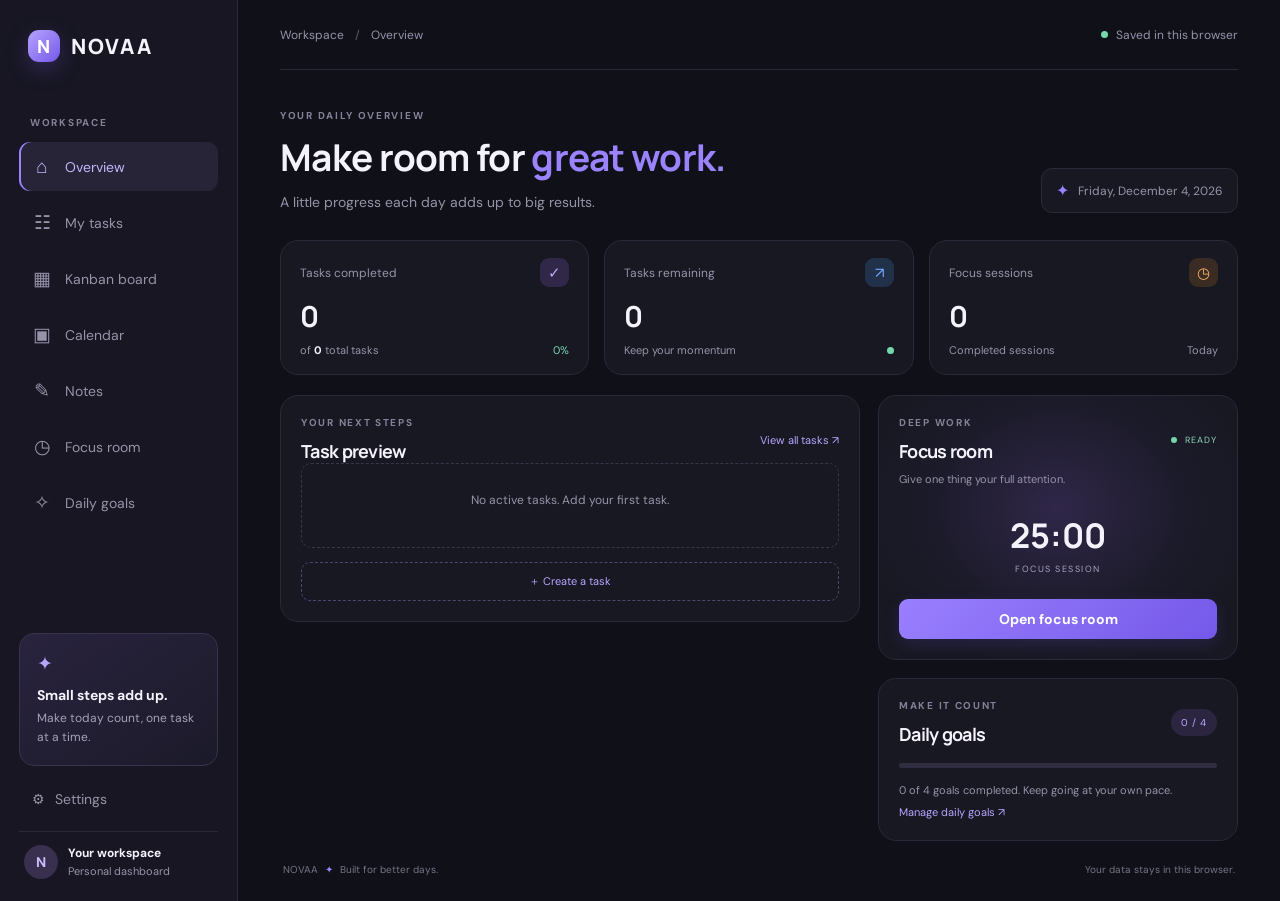
<file: index.html>
<!doctype html>
<html lang="en">
<head>
  <meta charset="UTF-8">
  <meta name="viewport" content="width=device-width, initial-scale=1.0">
  <meta name="theme-color" content="#101018">
  <title>Overview — NOVAA</title>
  <link rel="stylesheet" href="css/style.css">
  <script src="js/app.js" defer></script>
</head>
<body data-page="overview">
  <div class="app-shell">
    <aside class="sidebar">
    <a class="brand" href="index.html"><span class="brand-mark">N</span><span>NOVAA</span></a>
    <div class="side-label">WORKSPACE</div>
    <nav class="nav-links" aria-label="Main navigation">
      <a class="nav-link" data-nav="overview" href="index.html"><span class="nav-icon">⌂</span><span>Overview</span></a>
      <a class="nav-link" data-nav="tasks" href="tasks.html"><span class="nav-icon">☷</span><span>My tasks</span></a>
      <a class="nav-link" data-nav="kanban" href="kanban.html"><span class="nav-icon">▦</span><span>Kanban board</span></a>
      <a class="nav-link" data-nav="calendar" href="calendar.html"><span class="nav-icon">▣</span><span>Calendar</span></a>
      <a class="nav-link" data-nav="notes" href="notes.html"><span class="nav-icon">✎</span><span>Notes</span></a>
      <a class="nav-link" data-nav="focus" href="focus.html"><span class="nav-icon">◷</span><span>Focus room</span></a>
      <a class="nav-link" data-nav="goals" href="goals.html"><span class="nav-icon">✧</span><span>Daily goals</span></a>
    </nav>
    <div class="sidebar-bottom">
      <div class="sidebar-note"><span class="note-spark">✦</span><p class="note-title">Small steps add up.</p><p class="note-copy">Make today count, one task at a time.</p></div>
      <a class="settings-link" data-nav="settings" href="settings.html"><span>⚙</span> Settings</a>
      <div class="profile-row"><div class="avatar">N</div><div><strong>Your workspace</strong><small>Personal dashboard</small></div></div>
    </div>
  </aside>
    <main class="main-content">
      <header class="topbar">
        <div class="breadcrumb">Workspace <span>/</span> Overview</div>
        <div class="topbar-right"><span class="status-dot"></span><span>Saved in this browser</span></div>
      </header>
      <div class="page-content">
        <section class="welcome-section">
  <div><p class="eyebrow" id="todayLabel">YOUR DAILY OVERVIEW</p><h1>Make room for <span>great work.</span></h1><p class="welcome-copy">A little progress each day adds up to big results.</p></div>
  <div class="date-card"><span class="date-icon">✦</span><span id="date">Today</span></div>
</section>
<section class="stats-grid">
  <article class="stat-card"><div class="stat-top"><span>Tasks completed</span><span class="stat-icon purple">✓</span></div><div class="stat-number" id="completedCount">0</div><div class="stat-foot"><span class="stat-muted">of <b id="totalCount">0</b> total tasks</span><span class="stat-trend" id="completionRate">0%</span></div></article>
  <article class="stat-card"><div class="stat-top"><span>Tasks remaining</span><span class="stat-icon blue">↗</span></div><div class="stat-number" id="pendingCount">0</div><div class="stat-foot"><span class="stat-muted">Keep your momentum</span><span class="tiny-dot"></span></div></article>
  <article class="stat-card"><div class="stat-top"><span>Focus sessions</span><span class="stat-icon orange">◷</span></div><div class="stat-number" id="sessionCount">0</div><div class="stat-foot"><span class="stat-muted">Completed sessions</span><span class="stat-muted">Today</span></div></article>
</section>
<section class="content-grid">
  <section class="panel">
    <div class="panel-heading"><div><p class="eyebrow">YOUR NEXT STEPS</p><h2>Task preview</h2></div><a class="subtle-link" href="tasks.html">View all tasks ↗</a></div>
    <div id="dashboardTasks" class="task-list"><div class="empty-state">No tasks yet. Add your first task.</div></div>
    <a class="wide-link" href="tasks.html">＋ Create a task</a>
  </section>
  <div class="right-column">
    <section class="panel focus-panel">
      <div class="panel-heading"><div><p class="eyebrow">DEEP WORK</p><h2>Focus room</h2></div><span class="live-pill"><span></span> READY</span></div>
      <p class="panel-description">Give one thing your full attention.</p>
      <div class="mini-focus"><div class="mini-clock">25:00</div><span>FOCUS SESSION</span></div>
      <a class="primary-btn button-link" href="focus.html">Open focus room</a>
    </section>
    <section class="panel">
      <div class="panel-heading"><div><p class="eyebrow">MAKE IT COUNT</p><h2>Daily goals</h2></div><span class="goal-count" id="goalProgress">0 / 4</span></div>
      <div class="goal-progress-track"><div id="goalProgressBar"></div></div>
      <p class="panel-description" id="goalSummary">A few small wins make a good day.</p>
      <a class="subtle-link" href="goals.html">Manage daily goals ↗</a>
    </section>
  </div>
</section>
      </div>
      <footer class="footer"><span>NOVAA <span class="footer-dot">✦</span> Built for better days.</span><span>Your data stays in this browser.</span></footer>
    </main>
  </div>
  <div id="toast" class="toast" role="status" aria-live="polite"></div>
</body>
</html>
</file>
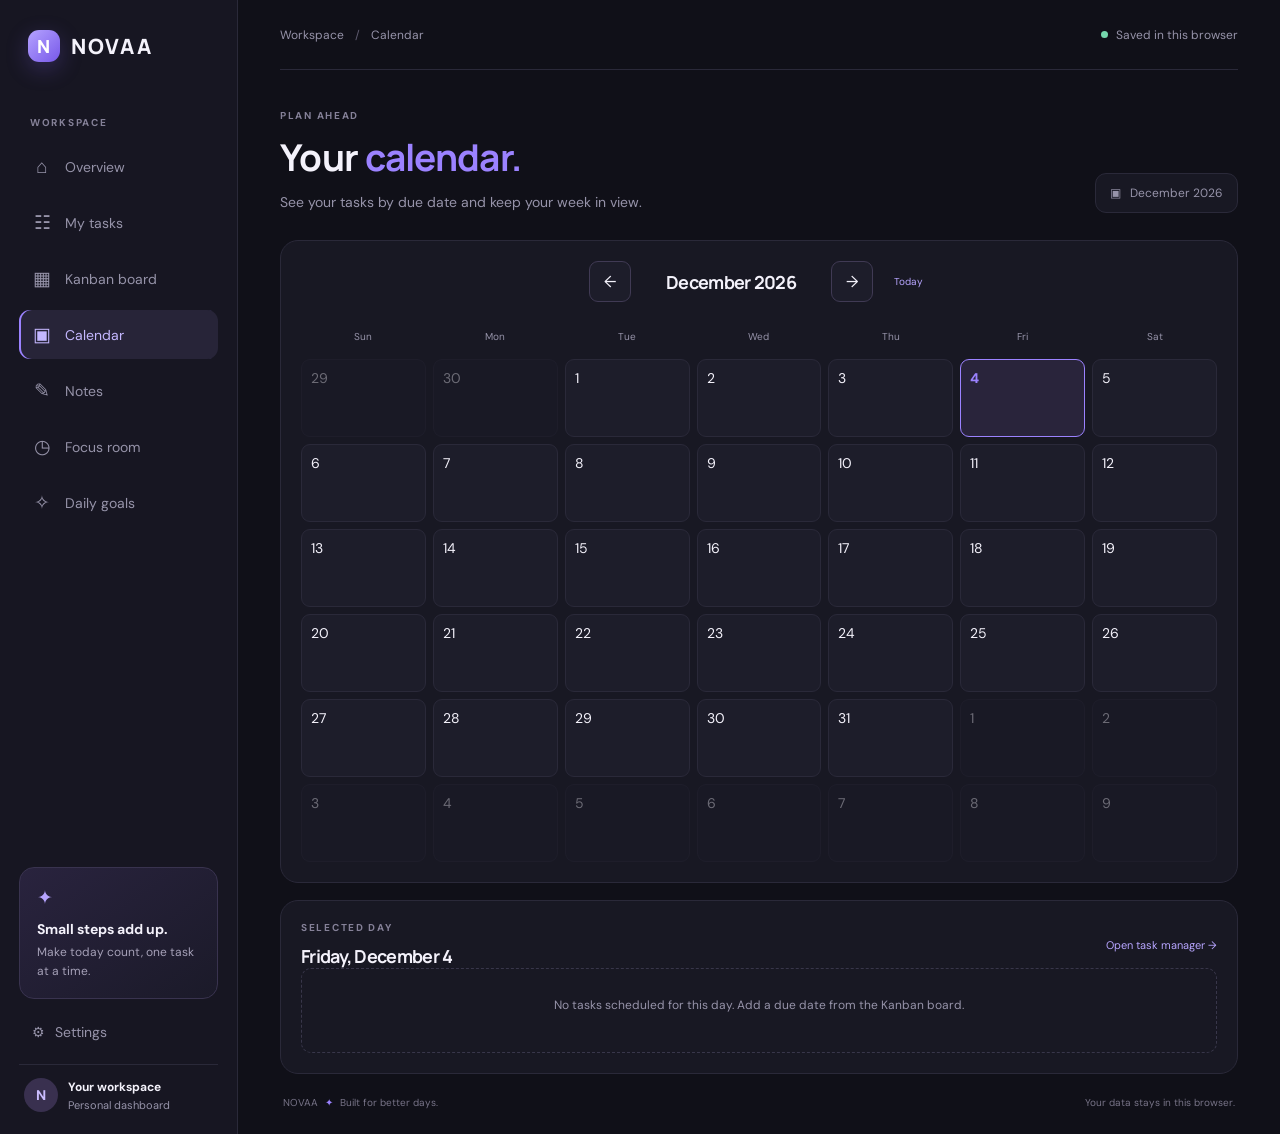
<file: calendar.html>
<!doctype html>
<html lang="en"><head><meta charset="UTF-8"><meta name="viewport" content="width=device-width, initial-scale=1.0"><meta name="theme-color" content="#101018"><title>Calendar — NOVAA</title><link rel="stylesheet" href="css/style.css"><script src="js/app.js" defer></script></head>
<body data-page="calendar"><div class="app-shell"><aside class="sidebar"><a class="brand" href="index.html"><span class="brand-mark">N</span><span>NOVAA</span></a><div class="side-label">WORKSPACE</div><nav class="nav-links" aria-label="Main navigation">
      <a class="nav-link" data-nav="overview" href="index.html"><span class="nav-icon">⌂</span><span>Overview</span></a>
      <a class="nav-link" data-nav="tasks" href="tasks.html"><span class="nav-icon">☷</span><span>My tasks</span></a>
      <a class="nav-link" data-nav="kanban" href="kanban.html"><span class="nav-icon">▦</span><span>Kanban board</span></a>
      <a class="nav-link" data-nav="calendar" href="calendar.html"><span class="nav-icon">▣</span><span>Calendar</span></a>
      <a class="nav-link" data-nav="notes" href="notes.html"><span class="nav-icon">✎</span><span>Notes</span></a>
      <a class="nav-link" data-nav="focus" href="focus.html"><span class="nav-icon">◷</span><span>Focus room</span></a>
      <a class="nav-link" data-nav="goals" href="goals.html"><span class="nav-icon">✧</span><span>Daily goals</span></a>
    </nav><div class="sidebar-bottom"><div class="sidebar-note"><span class="note-spark">✦</span><p class="note-title">Small steps add up.</p><p class="note-copy">Make today count, one task at a time.</p></div><a class="settings-link" data-nav="settings" href="settings.html"><span>⚙</span> Settings</a><div class="profile-row"><div class="avatar">N</div><div><strong>Your workspace</strong><small>Personal dashboard</small></div></div></div></aside>
<main class="main-content"><header class="topbar"><div class="breadcrumb">Workspace <span>/</span> Calendar</div><div class="topbar-right"><span class="status-dot"></span><span>Saved in this browser</span></div></header><div class="page-content"><section class="page-heading"><div><p class="eyebrow">PLAN AHEAD</p><h1>Your <span>calendar.</span></h1><p class="welcome-copy">See your tasks by due date and keep your week in view.</p></div><div class="date-card">▣ <span id="calendarMonthLabel"></span></div></section><section class="panel"><div class="calendar-toolbar"><button class="secondary-btn" id="prevMonth" type="button">←</button><h2 id="calendarTitle"></h2><button class="secondary-btn" id="nextMonth" type="button">→</button><button class="text-btn" id="todayMonth" type="button">Today</button></div><div class="calendar-grid calendar-weekdays"><span>Sun</span><span>Mon</span><span>Tue</span><span>Wed</span><span>Thu</span><span>Fri</span><span>Sat</span></div><div id="calendarDays" class="calendar-grid"></div></section><section class="panel calendar-agenda"><div class="panel-heading"><div><p class="eyebrow">SELECTED DAY</p><h2 id="agendaTitle">Tasks</h2></div><a class="subtle-link" href="tasks.html">Open task manager →</a></div><div id="calendarAgenda" class="task-list"></div></section></div><footer class="footer"><span>NOVAA <span class="footer-dot">✦</span> Built for better days.</span><span>Your data stays in this browser.</span></footer></main></div><div id="toast" class="toast" role="status" aria-live="polite"></div></body></html>
</file>
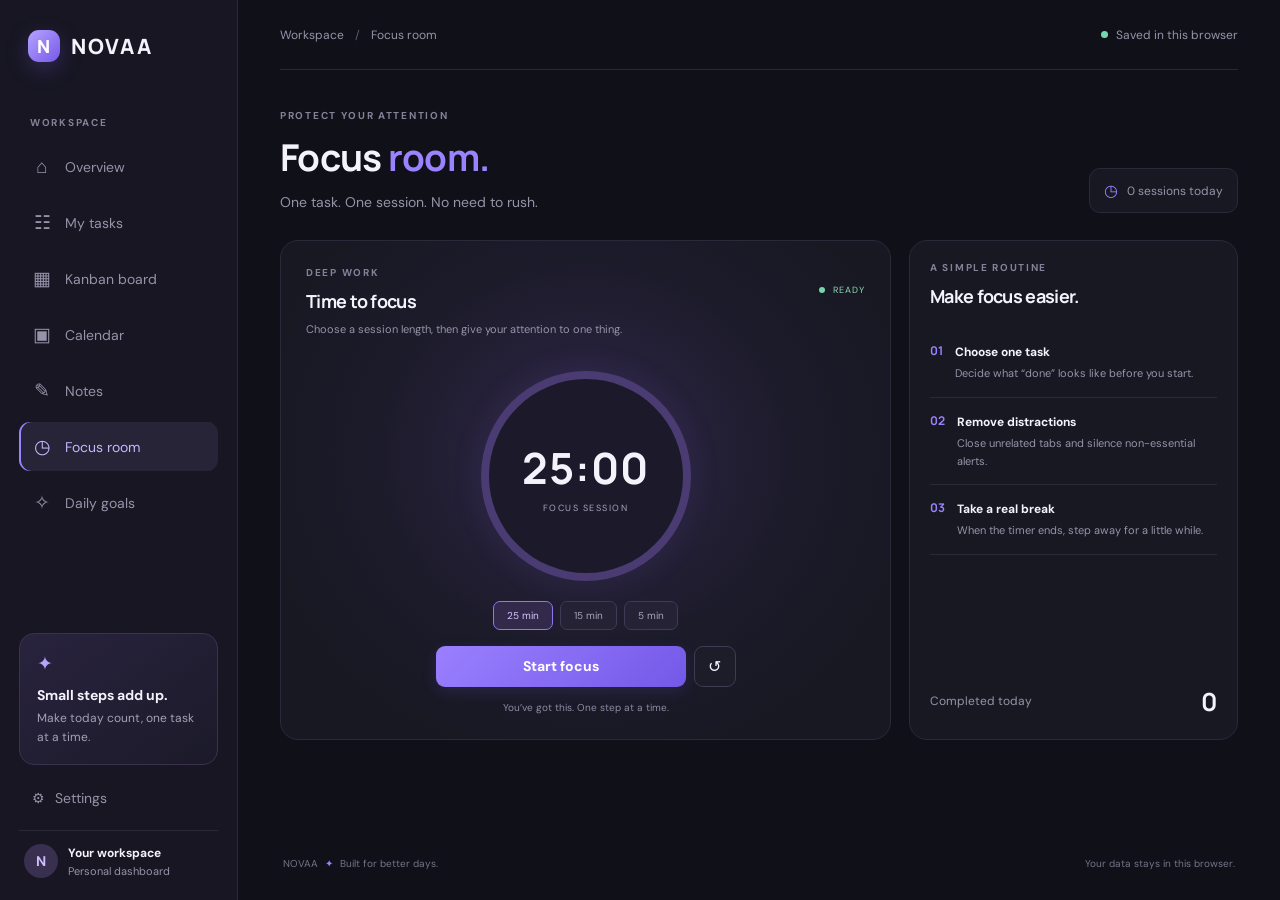
<file: focus.html>
<!doctype html>
<html lang="en">
<head>
  <meta charset="UTF-8">
  <meta name="viewport" content="width=device-width, initial-scale=1.0">
  <meta name="theme-color" content="#101018">
  <title>Focus room — NOVAA</title>
  <link rel="stylesheet" href="css/style.css">
  <script src="js/app.js" defer></script>
</head>
<body data-page="focus">
  <div class="app-shell">
    <aside class="sidebar">
    <a class="brand" href="index.html"><span class="brand-mark">N</span><span>NOVAA</span></a>
    <div class="side-label">WORKSPACE</div>
    <nav class="nav-links" aria-label="Main navigation">
      <a class="nav-link" data-nav="overview" href="index.html"><span class="nav-icon">⌂</span><span>Overview</span></a>
      <a class="nav-link" data-nav="tasks" href="tasks.html"><span class="nav-icon">☷</span><span>My tasks</span></a>
      <a class="nav-link" data-nav="kanban" href="kanban.html"><span class="nav-icon">▦</span><span>Kanban board</span></a>
      <a class="nav-link" data-nav="calendar" href="calendar.html"><span class="nav-icon">▣</span><span>Calendar</span></a>
      <a class="nav-link" data-nav="notes" href="notes.html"><span class="nav-icon">✎</span><span>Notes</span></a>
      <a class="nav-link" data-nav="focus" href="focus.html"><span class="nav-icon">◷</span><span>Focus room</span></a>
      <a class="nav-link" data-nav="goals" href="goals.html"><span class="nav-icon">✧</span><span>Daily goals</span></a>
    </nav>
    <div class="sidebar-bottom">
      <div class="sidebar-note"><span class="note-spark">✦</span><p class="note-title">Small steps add up.</p><p class="note-copy">Make today count, one task at a time.</p></div>
      <a class="settings-link" data-nav="settings" href="settings.html"><span>⚙</span> Settings</a>
      <div class="profile-row"><div class="avatar">N</div><div><strong>Your workspace</strong><small>Personal dashboard</small></div></div>
    </div>
  </aside>
    <main class="main-content">
      <header class="topbar">
        <div class="breadcrumb">Workspace <span>/</span> Focus room</div>
        <div class="topbar-right"><span class="status-dot"></span><span>Saved in this browser</span></div>
      </header>
      <div class="page-content">
        <section class="page-heading"><div><p class="eyebrow">PROTECT YOUR ATTENTION</p><h1>Focus <span>room.</span></h1><p class="welcome-copy">One task. One session. No need to rush.</p></div><div class="date-card"><span class="date-icon">◷</span><span id="focusSessionsLabel">0 sessions today</span></div></section>
<section class="focus-layout">
  <section class="panel focus-panel focus-main">
    <div class="panel-heading"><div><p class="eyebrow">DEEP WORK</p><h2>Time to focus</h2></div><span class="live-pill"><span></span> READY</span></div>
    <p class="panel-description">Choose a session length, then give your attention to one thing.</p>
    <div class="timer-wrap"><div class="timer-ring" id="timerRing"><div class="timer-inner"><span id="timer">25:00</span><small id="timerMode">FOCUS SESSION</small></div></div></div>
    <div class="timer-presets" role="group" aria-label="Timer length"><button type="button" class="preset-btn active" data-minutes="25">25 min</button><button type="button" class="preset-btn" data-minutes="15">15 min</button><button type="button" class="preset-btn" data-minutes="5">5 min</button></div>
    <div class="timer-actions"><button id="startTimer" class="primary-btn timer-start" type="button">Start focus</button><button id="resetTimer" class="secondary-btn" type="button" aria-label="Reset timer">↺</button></div>
    <p class="timer-hint" id="timerHint">You’ve got this. One step at a time.</p>
  </section>
  <aside class="panel focus-tips"><p class="eyebrow">A SIMPLE ROUTINE</p><h2>Make focus easier.</h2><div class="tip-item"><span>01</span><div><strong>Choose one task</strong><p>Decide what “done” looks like before you start.</p></div></div><div class="tip-item"><span>02</span><div><strong>Remove distractions</strong><p>Close unrelated tabs and silence non-essential alerts.</p></div></div><div class="tip-item"><span>03</span><div><strong>Take a real break</strong><p>When the timer ends, step away for a little while.</p></div></div><div class="session-total"><span>Completed today</span><strong id="sessionCount">0</strong></div></aside>
</section>
      </div>
      <footer class="footer"><span>NOVAA <span class="footer-dot">✦</span> Built for better days.</span><span>Your data stays in this browser.</span></footer>
    </main>
  </div>
  <div id="toast" class="toast" role="status" aria-live="polite"></div>
</body>
</html>
</file>
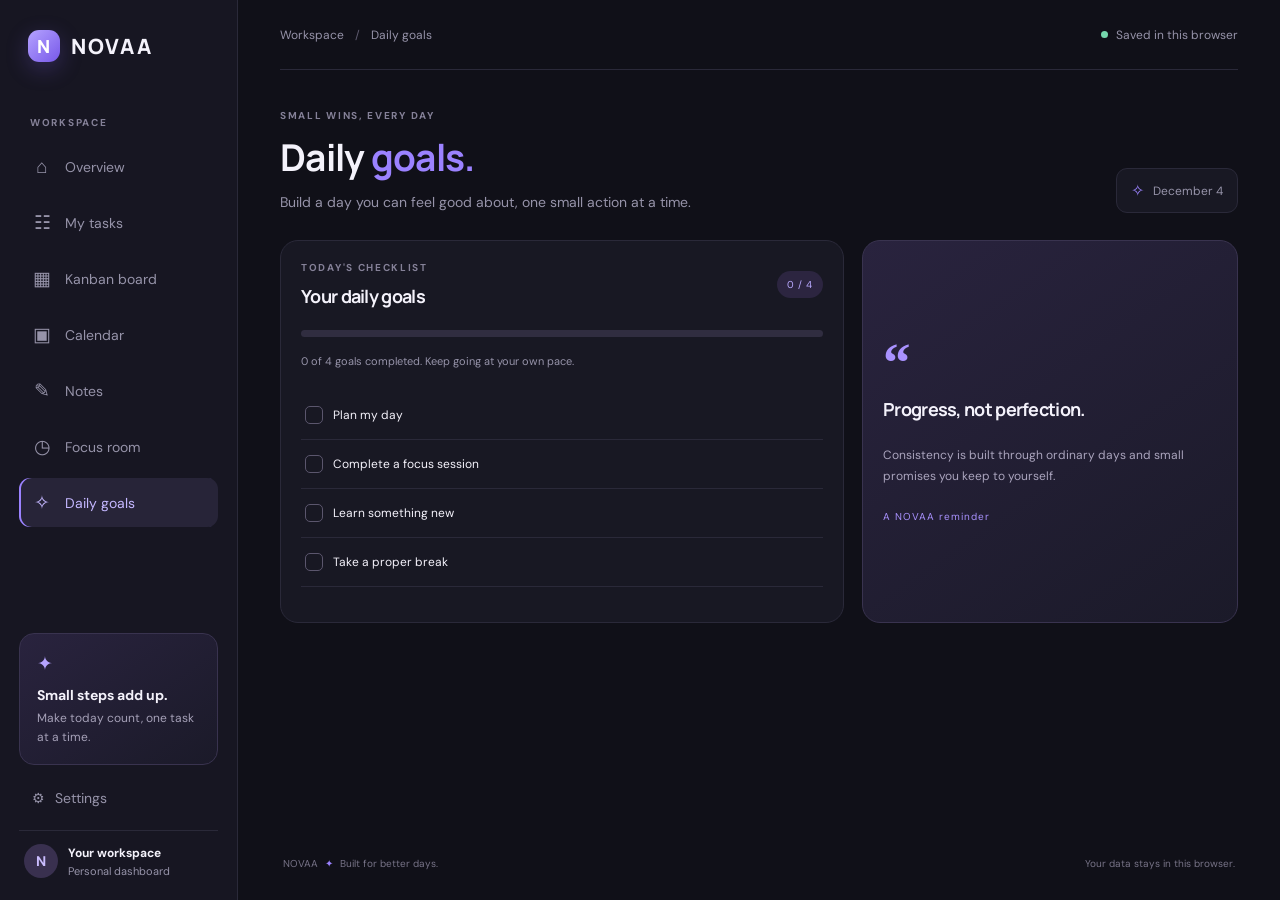
<file: goals.html>
<!doctype html>
<html lang="en">
<head>
  <meta charset="UTF-8">
  <meta name="viewport" content="width=device-width, initial-scale=1.0">
  <meta name="theme-color" content="#101018">
  <title>Daily goals — NOVAA</title>
  <link rel="stylesheet" href="css/style.css">
  <script src="js/app.js" defer></script>
</head>
<body data-page="goals">
  <div class="app-shell">
    <aside class="sidebar">
    <a class="brand" href="index.html"><span class="brand-mark">N</span><span>NOVAA</span></a>
    <div class="side-label">WORKSPACE</div>
    <nav class="nav-links" aria-label="Main navigation">
      <a class="nav-link" data-nav="overview" href="index.html"><span class="nav-icon">⌂</span><span>Overview</span></a>
      <a class="nav-link" data-nav="tasks" href="tasks.html"><span class="nav-icon">☷</span><span>My tasks</span></a>
      <a class="nav-link" data-nav="kanban" href="kanban.html"><span class="nav-icon">▦</span><span>Kanban board</span></a>
      <a class="nav-link" data-nav="calendar" href="calendar.html"><span class="nav-icon">▣</span><span>Calendar</span></a>
      <a class="nav-link" data-nav="notes" href="notes.html"><span class="nav-icon">✎</span><span>Notes</span></a>
      <a class="nav-link" data-nav="focus" href="focus.html"><span class="nav-icon">◷</span><span>Focus room</span></a>
      <a class="nav-link" data-nav="goals" href="goals.html"><span class="nav-icon">✧</span><span>Daily goals</span></a>
    </nav>
    <div class="sidebar-bottom">
      <div class="sidebar-note"><span class="note-spark">✦</span><p class="note-title">Small steps add up.</p><p class="note-copy">Make today count, one task at a time.</p></div>
      <a class="settings-link" data-nav="settings" href="settings.html"><span>⚙</span> Settings</a>
      <div class="profile-row"><div class="avatar">N</div><div><strong>Your workspace</strong><small>Personal dashboard</small></div></div>
    </div>
  </aside>
    <main class="main-content">
      <header class="topbar">
        <div class="breadcrumb">Workspace <span>/</span> Daily goals</div>
        <div class="topbar-right"><span class="status-dot"></span><span>Saved in this browser</span></div>
      </header>
      <div class="page-content">
        <section class="page-heading"><div><p class="eyebrow">SMALL WINS, EVERY DAY</p><h1>Daily <span>goals.</span></h1><p class="welcome-copy">Build a day you can feel good about, one small action at a time.</p></div><div class="date-card"><span class="date-icon">✧</span><span id="goalsDate">Today</span></div></section>
<section class="goals-layout">
  <section class="panel">
    <div class="panel-heading"><div><p class="eyebrow">TODAY'S CHECKLIST</p><h2>Your daily goals</h2></div><span class="goal-count" id="goalProgress">0 / 4</span></div>
    <div class="goal-progress-track large"><div id="goalProgressBar"></div></div>
    <p class="panel-description" id="goalSummary">You've got a fresh page today. Make it count.</p>
    <div class="goal-list large-goal-list" id="goalList">
      <label class="goal-item"><input type="checkbox" data-goal="plan"><span class="custom-check"></span><span>Plan my day</span></label>
      <label class="goal-item"><input type="checkbox" data-goal="focus"><span class="custom-check"></span><span>Complete a focus session</span></label>
      <label class="goal-item"><input type="checkbox" data-goal="learn"><span class="custom-check"></span><span>Learn something new</span></label>
      <label class="goal-item"><input type="checkbox" data-goal="break"><span class="custom-check"></span><span>Take a proper break</span></label>
    </div>
  </section>
  <aside class="panel goal-quote"><span class="quote-mark">“</span><h2>Progress, not perfection.</h2><p>Consistency is built through ordinary days and small promises you keep to yourself.</p><span class="quote-credit">A NOVAA reminder</span></aside>
</section>
      </div>
      <footer class="footer"><span>NOVAA <span class="footer-dot">✦</span> Built for better days.</span><span>Your data stays in this browser.</span></footer>
    </main>
  </div>
  <div id="toast" class="toast" role="status" aria-live="polite"></div>
</body>
</html>
</file>
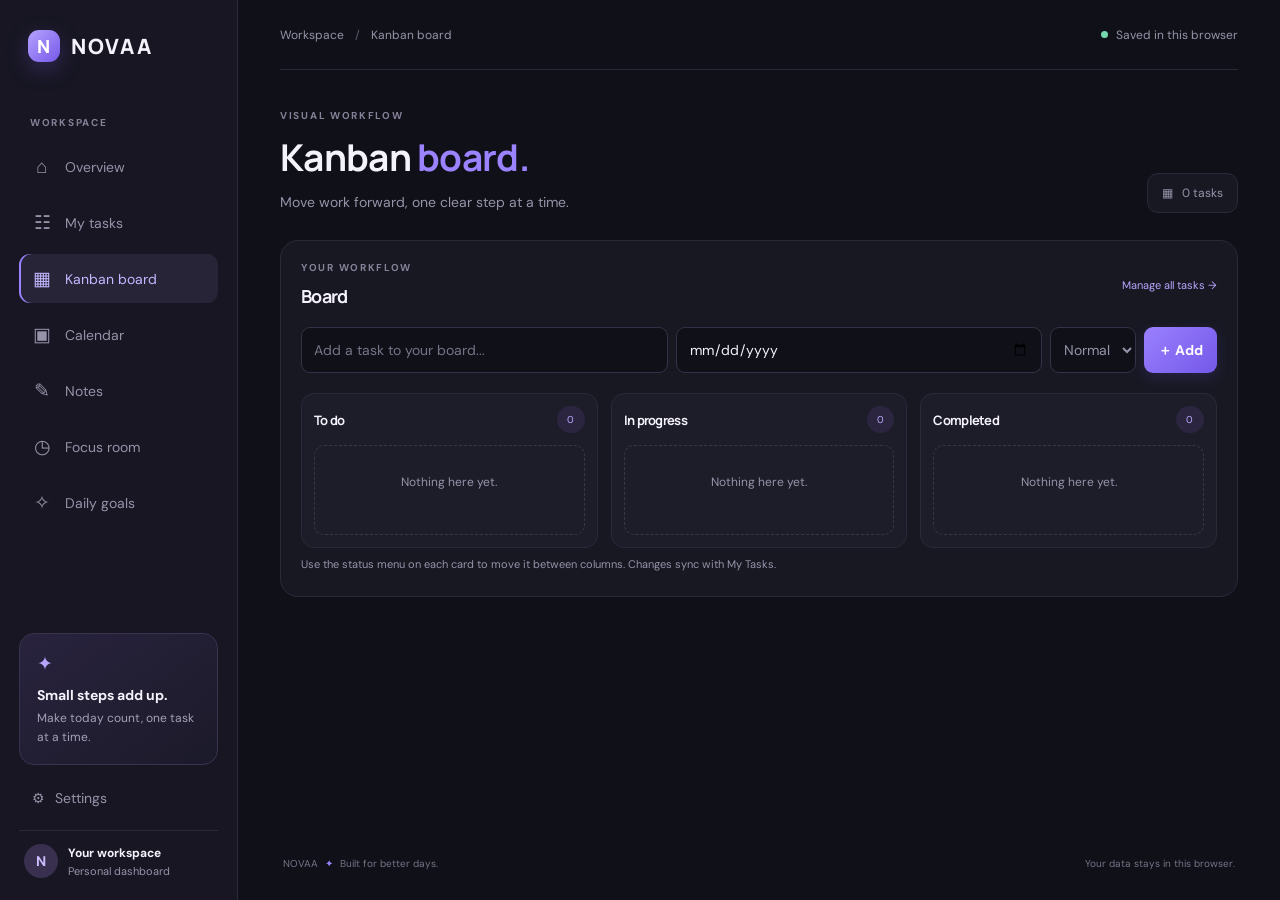
<file: kanban.html>
<!doctype html>
<html lang="en"><head><meta charset="UTF-8"><meta name="viewport" content="width=device-width, initial-scale=1.0"><meta name="theme-color" content="#101018"><title>Kanban board — NOVAA</title><link rel="stylesheet" href="css/style.css"><script src="js/app.js" defer></script></head>
<body data-page="kanban"><div class="app-shell"><aside class="sidebar"><a class="brand" href="index.html"><span class="brand-mark">N</span><span>NOVAA</span></a><div class="side-label">WORKSPACE</div><nav class="nav-links" aria-label="Main navigation">
      <a class="nav-link" data-nav="overview" href="index.html"><span class="nav-icon">⌂</span><span>Overview</span></a>
      <a class="nav-link" data-nav="tasks" href="tasks.html"><span class="nav-icon">☷</span><span>My tasks</span></a>
      <a class="nav-link" data-nav="kanban" href="kanban.html"><span class="nav-icon">▦</span><span>Kanban board</span></a>
      <a class="nav-link" data-nav="calendar" href="calendar.html"><span class="nav-icon">▣</span><span>Calendar</span></a>
      <a class="nav-link" data-nav="notes" href="notes.html"><span class="nav-icon">✎</span><span>Notes</span></a>
      <a class="nav-link" data-nav="focus" href="focus.html"><span class="nav-icon">◷</span><span>Focus room</span></a>
      <a class="nav-link" data-nav="goals" href="goals.html"><span class="nav-icon">✧</span><span>Daily goals</span></a>
    </nav><div class="sidebar-bottom"><div class="sidebar-note"><span class="note-spark">✦</span><p class="note-title">Small steps add up.</p><p class="note-copy">Make today count, one task at a time.</p></div><a class="settings-link" data-nav="settings" href="settings.html"><span>⚙</span> Settings</a><div class="profile-row"><div class="avatar">N</div><div><strong>Your workspace</strong><small>Personal dashboard</small></div></div></div></aside>
<main class="main-content"><header class="topbar"><div class="breadcrumb">Workspace <span>/</span> Kanban board</div><div class="topbar-right"><span class="status-dot"></span><span>Saved in this browser</span></div></header><div class="page-content"><section class="page-heading"><div><p class="eyebrow">VISUAL WORKFLOW</p><h1>Kanban <span>board.</span></h1><p class="welcome-copy">Move work forward, one clear step at a time.</p></div><div class="date-card">▦ <span id="kanbanCount">0 tasks</span></div></section>
<section class="panel"><div class="panel-heading"><div><p class="eyebrow">YOUR WORKFLOW</p><h2>Board</h2></div><a class="subtle-link" href="tasks.html">Manage all tasks →</a></div><form class="task-form" id="kanbanForm"><input id="kanbanInput" maxlength="120" placeholder="Add a task to your board..." required><input id="kanbanDue" type="date" aria-label="Due date"><select id="kanbanPriority"><option value="normal">Normal</option><option value="high">High</option><option value="low">Low</option></select><button class="primary-btn">＋ Add</button></form><div class="kanban-grid"><section class="kanban-column"><div class="kanban-column-head"><h2>To do</h2><span id="todoCount" class="count-pill">0</span></div><div id="todoList" class="kanban-list" data-status="todo"></div></section><section class="kanban-column"><div class="kanban-column-head"><h2>In progress</h2><span id="progressCount" class="count-pill">0</span></div><div id="progressList" class="kanban-list" data-status="progress"></div></section><section class="kanban-column"><div class="kanban-column-head"><h2>Completed</h2><span id="doneCount" class="count-pill">0</span></div><div id="doneList" class="kanban-list" data-status="done"></div></section></div><p class="panel-description">Use the status menu on each card to move it between columns. Changes sync with My Tasks.</p></section></div><footer class="footer"><span>NOVAA <span class="footer-dot">✦</span> Built for better days.</span><span>Your data stays in this browser.</span></footer></main></div><div id="toast" class="toast" role="status" aria-live="polite"></div></body></html>
</file>
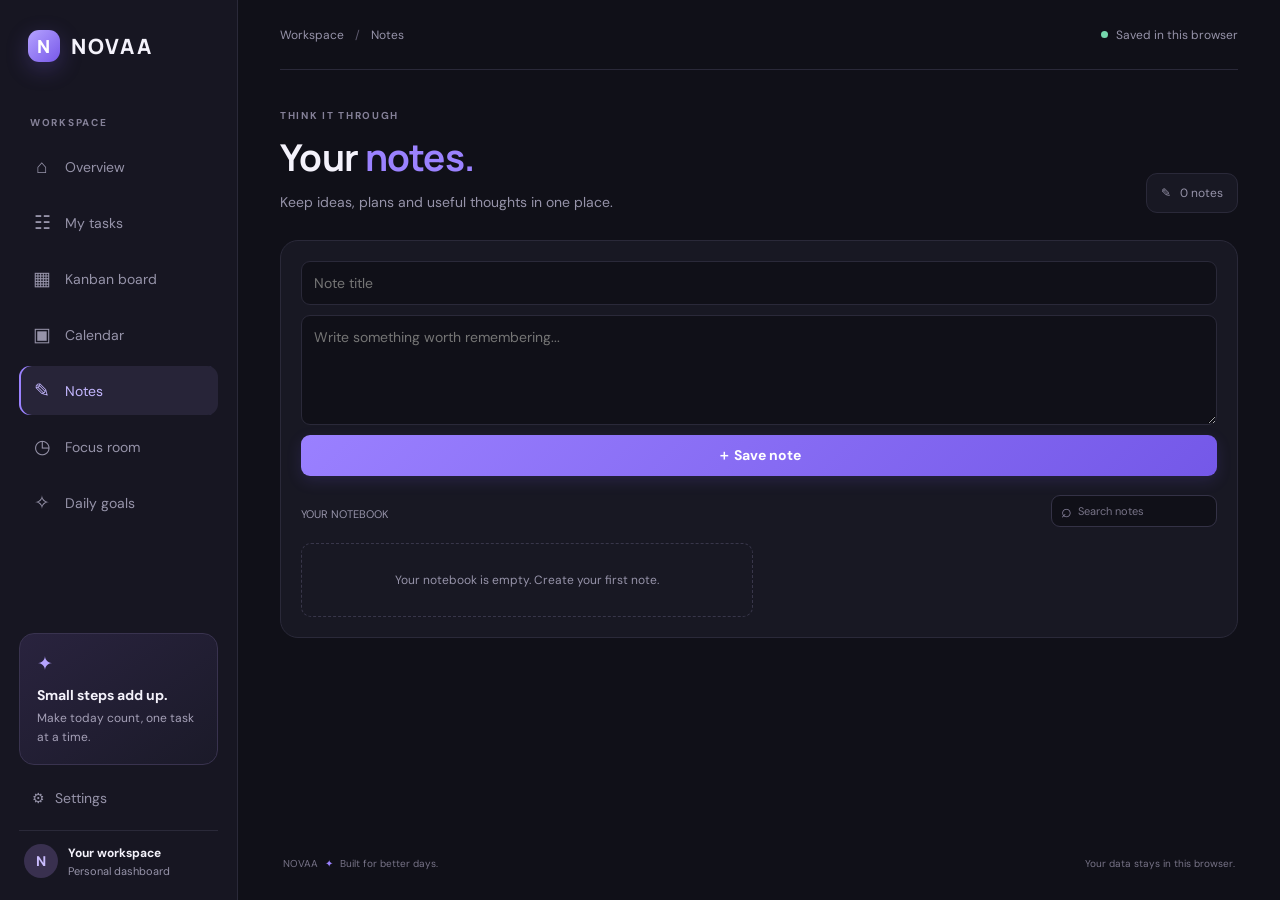
<file: notes.html>
<!doctype html>
<html lang="en"><head><meta charset="UTF-8"><meta name="viewport" content="width=device-width, initial-scale=1.0"><meta name="theme-color" content="#101018"><title>Notes — NOVAA</title><link rel="stylesheet" href="css/style.css"><script src="js/app.js" defer></script></head>
<body data-page="notes"><div class="app-shell"><aside class="sidebar"><a class="brand" href="index.html"><span class="brand-mark">N</span><span>NOVAA</span></a><div class="side-label">WORKSPACE</div><nav class="nav-links" aria-label="Main navigation">
      <a class="nav-link" data-nav="overview" href="index.html"><span class="nav-icon">⌂</span><span>Overview</span></a>
      <a class="nav-link" data-nav="tasks" href="tasks.html"><span class="nav-icon">☷</span><span>My tasks</span></a>
      <a class="nav-link" data-nav="kanban" href="kanban.html"><span class="nav-icon">▦</span><span>Kanban board</span></a>
      <a class="nav-link" data-nav="calendar" href="calendar.html"><span class="nav-icon">▣</span><span>Calendar</span></a>
      <a class="nav-link" data-nav="notes" href="notes.html"><span class="nav-icon">✎</span><span>Notes</span></a>
      <a class="nav-link" data-nav="focus" href="focus.html"><span class="nav-icon">◷</span><span>Focus room</span></a>
      <a class="nav-link" data-nav="goals" href="goals.html"><span class="nav-icon">✧</span><span>Daily goals</span></a>
    </nav><div class="sidebar-bottom"><div class="sidebar-note"><span class="note-spark">✦</span><p class="note-title">Small steps add up.</p><p class="note-copy">Make today count, one task at a time.</p></div><a class="settings-link" data-nav="settings" href="settings.html"><span>⚙</span> Settings</a><div class="profile-row"><div class="avatar">N</div><div><strong>Your workspace</strong><small>Personal dashboard</small></div></div></div></aside>
<main class="main-content"><header class="topbar"><div class="breadcrumb">Workspace <span>/</span> Notes</div><div class="topbar-right"><span class="status-dot"></span><span>Saved in this browser</span></div></header><div class="page-content"><section class="page-heading"><div><p class="eyebrow">THINK IT THROUGH</p><h1>Your <span>notes.</span></h1><p class="welcome-copy">Keep ideas, plans and useful thoughts in one place.</p></div><div class="date-card">✎ <span id="notesCount">0 notes</span></div></section><section class="panel"><form id="noteForm" class="notes-form"><input id="noteTitle" maxlength="100" placeholder="Note title" required><textarea id="noteBody" rows="4" maxlength="5000" placeholder="Write something worth remembering..."></textarea><button class="primary-btn">＋ Save note</button></form><div class="task-toolbar"><span class="panel-description">YOUR NOTEBOOK</span><label class="search-box"><span>⌕</span><input id="noteSearch" type="search" placeholder="Search notes"></label></div><div id="notesGrid" class="notes-grid"></div></section></div><footer class="footer"><span>NOVAA <span class="footer-dot">✦</span> Built for better days.</span><span>Your data stays in this browser.</span></footer></main></div><div id="toast" class="toast" role="status" aria-live="polite"></div></body></html>
</file>
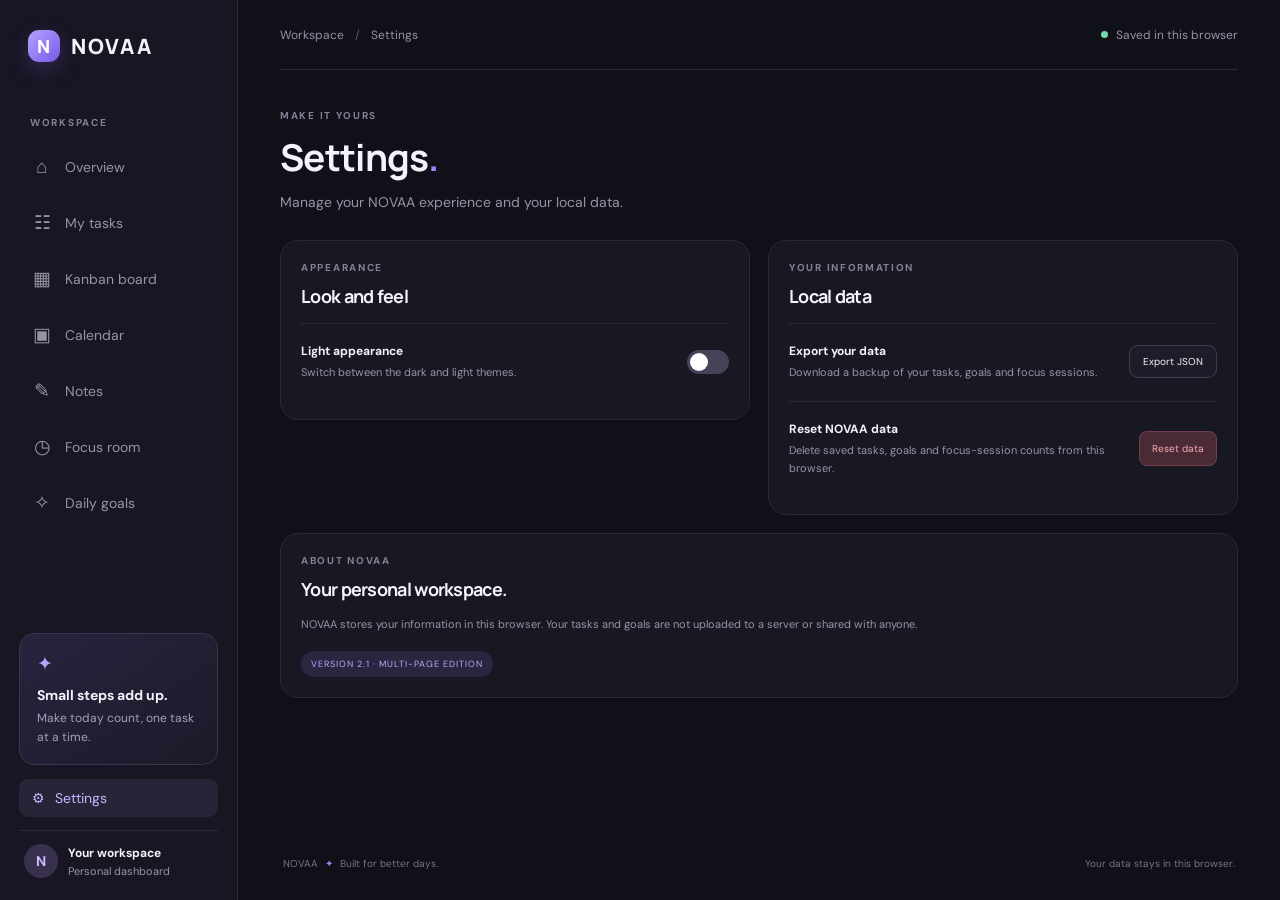
<file: settings.html>
<!doctype html>
<html lang="en">
<head>
  <meta charset="UTF-8">
  <meta name="viewport" content="width=device-width, initial-scale=1.0">
  <meta name="theme-color" content="#101018">
  <title>Settings — NOVAA</title>
  <link rel="stylesheet" href="css/style.css">
  <script src="js/app.js" defer></script>
</head>
<body data-page="settings">
  <div class="app-shell">
    <aside class="sidebar">
    <a class="brand" href="index.html"><span class="brand-mark">N</span><span>NOVAA</span></a>
    <div class="side-label">WORKSPACE</div>
    <nav class="nav-links" aria-label="Main navigation">
      <a class="nav-link" data-nav="overview" href="index.html"><span class="nav-icon">⌂</span><span>Overview</span></a>
      <a class="nav-link" data-nav="tasks" href="tasks.html"><span class="nav-icon">☷</span><span>My tasks</span></a>
      <a class="nav-link" data-nav="kanban" href="kanban.html"><span class="nav-icon">▦</span><span>Kanban board</span></a>
      <a class="nav-link" data-nav="calendar" href="calendar.html"><span class="nav-icon">▣</span><span>Calendar</span></a>
      <a class="nav-link" data-nav="notes" href="notes.html"><span class="nav-icon">✎</span><span>Notes</span></a>
      <a class="nav-link" data-nav="focus" href="focus.html"><span class="nav-icon">◷</span><span>Focus room</span></a>
      <a class="nav-link" data-nav="goals" href="goals.html"><span class="nav-icon">✧</span><span>Daily goals</span></a>
    </nav>
    <div class="sidebar-bottom">
      <div class="sidebar-note"><span class="note-spark">✦</span><p class="note-title">Small steps add up.</p><p class="note-copy">Make today count, one task at a time.</p></div>
      <a class="settings-link" data-nav="settings" href="settings.html"><span>⚙</span> Settings</a>
      <div class="profile-row"><div class="avatar">N</div><div><strong>Your workspace</strong><small>Personal dashboard</small></div></div>
    </div>
  </aside>
    <main class="main-content">
      <header class="topbar">
        <div class="breadcrumb">Workspace <span>/</span> Settings</div>
        <div class="topbar-right"><span class="status-dot"></span><span>Saved in this browser</span></div>
      </header>
      <div class="page-content">
        <section class="page-heading"><div><p class="eyebrow">MAKE IT YOURS</p><h1>Settings<span>.</span></h1><p class="welcome-copy">Manage your NOVAA experience and your local data.</p></div></section>
<section class="settings-grid">
  <section class="panel settings-panel"><p class="eyebrow">APPEARANCE</p><h2>Look and feel</h2><div class="setting-row"><div><strong>Light appearance</strong><p>Switch between the dark and light themes.</p></div><label class="switch"><input type="checkbox" id="themeToggle"><span class="switch-track"></span></label></div></section>
  <section class="panel settings-panel"><p class="eyebrow">YOUR INFORMATION</p><h2>Local data</h2><div class="setting-row"><div><strong>Export your data</strong><p>Download a backup of your tasks, goals and focus sessions.</p></div><button class="secondary-btn export-btn" id="exportData" type="button">Export JSON</button></div><div class="setting-row danger-row"><div><strong>Reset NOVAA data</strong><p>Delete saved tasks, goals and focus-session counts from this browser.</p></div><button class="danger-btn" id="resetData" type="button">Reset data</button></div></section>
  <section class="panel settings-panel about-panel"><p class="eyebrow">ABOUT NOVAA</p><h2>Your personal workspace.</h2><p class="panel-description">NOVAA stores your information in this browser. Your tasks and goals are not uploaded to a server or shared with anyone.</p><span class="version-pill">VERSION 2.1 · MULTI-PAGE EDITION</span></section>
</section>
      </div>
      <footer class="footer"><span>NOVAA <span class="footer-dot">✦</span> Built for better days.</span><span>Your data stays in this browser.</span></footer>
    </main>
  </div>
  <div id="toast" class="toast" role="status" aria-live="polite"></div>
</body>
</html>
</file>
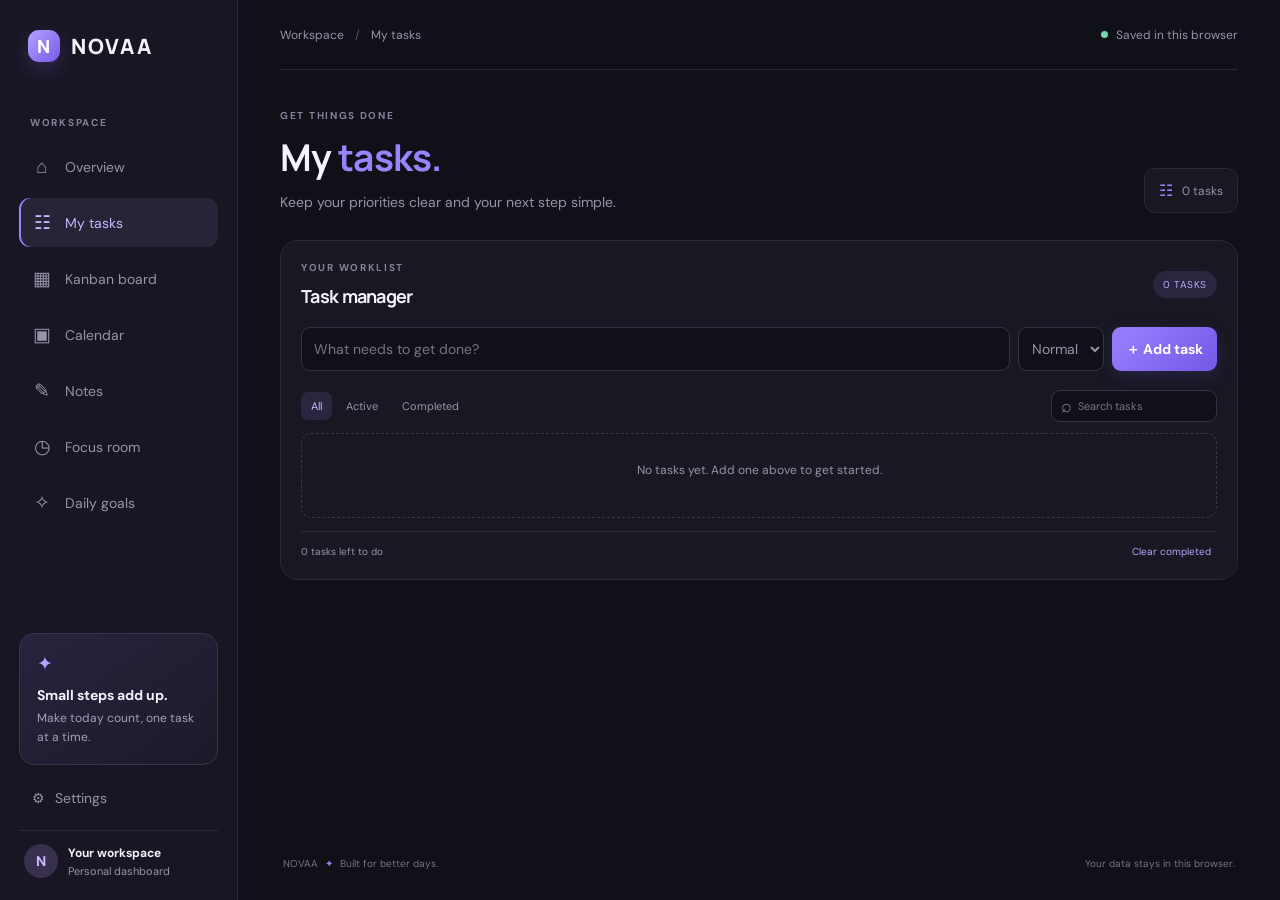
<file: tasks.html>
<!doctype html>
<html lang="en">
<head>
  <meta charset="UTF-8">
  <meta name="viewport" content="width=device-width, initial-scale=1.0">
  <meta name="theme-color" content="#101018">
  <title>My tasks — NOVAA</title>
  <link rel="stylesheet" href="css/style.css">
  <script src="js/app.js" defer></script>
</head>
<body data-page="tasks">
  <div class="app-shell">
    <aside class="sidebar">
    <a class="brand" href="index.html"><span class="brand-mark">N</span><span>NOVAA</span></a>
    <div class="side-label">WORKSPACE</div>
    <nav class="nav-links" aria-label="Main navigation">
      <a class="nav-link" data-nav="overview" href="index.html"><span class="nav-icon">⌂</span><span>Overview</span></a>
      <a class="nav-link" data-nav="tasks" href="tasks.html"><span class="nav-icon">☷</span><span>My tasks</span></a>
      <a class="nav-link" data-nav="kanban" href="kanban.html"><span class="nav-icon">▦</span><span>Kanban board</span></a>
      <a class="nav-link" data-nav="calendar" href="calendar.html"><span class="nav-icon">▣</span><span>Calendar</span></a>
      <a class="nav-link" data-nav="notes" href="notes.html"><span class="nav-icon">✎</span><span>Notes</span></a>
      <a class="nav-link" data-nav="focus" href="focus.html"><span class="nav-icon">◷</span><span>Focus room</span></a>
      <a class="nav-link" data-nav="goals" href="goals.html"><span class="nav-icon">✧</span><span>Daily goals</span></a>
    </nav>
    <div class="sidebar-bottom">
      <div class="sidebar-note"><span class="note-spark">✦</span><p class="note-title">Small steps add up.</p><p class="note-copy">Make today count, one task at a time.</p></div>
      <a class="settings-link" data-nav="settings" href="settings.html"><span>⚙</span> Settings</a>
      <div class="profile-row"><div class="avatar">N</div><div><strong>Your workspace</strong><small>Personal dashboard</small></div></div>
    </div>
  </aside>
    <main class="main-content">
      <header class="topbar">
        <div class="breadcrumb">Workspace <span>/</span> My tasks</div>
        <div class="topbar-right"><span class="status-dot"></span><span>Saved in this browser</span></div>
      </header>
      <div class="page-content">
        <section class="page-heading"><div><p class="eyebrow">GET THINGS DONE</p><h1>My <span>tasks.</span></h1><p class="welcome-copy">Keep your priorities clear and your next step simple.</p></div><div class="date-card"><span class="date-icon">☷</span><span id="taskPageCount">0 tasks</span></div></section>
<section class="panel">
  <div class="panel-heading"><div><p class="eyebrow">YOUR WORKLIST</p><h2>Task manager</h2></div><span class="count-pill" id="taskCount">0 TASKS</span></div>
  <form class="task-form" id="taskForm"><label class="sr-only" for="taskInput">New task</label><input id="taskInput" type="text" maxlength="120" placeholder="What needs to get done?" autocomplete="off" required><select id="taskPriority" aria-label="Task priority"><option value="normal">Normal</option><option value="high">High</option><option value="low">Low</option></select><button class="primary-btn" type="submit">＋ Add task</button></form>
  <div class="task-toolbar"><div class="filter-tabs" role="group" aria-label="Filter tasks"><button class="filter-btn active" type="button" data-filter="all">All</button><button class="filter-btn" type="button" data-filter="active">Active</button><button class="filter-btn" type="button" data-filter="completed">Completed</button></div><label class="search-box"><span>⌕</span><input id="taskSearch" type="search" placeholder="Search tasks" aria-label="Search tasks"></label></div>
  <div id="taskList" class="task-list" aria-live="polite"><div class="empty-state">Loading your tasks...</div></div>
  <div class="task-footer"><span id="taskSummary">Your list is ready when you are.</span><button id="clearCompleted" class="text-btn" type="button">Clear completed</button></div>
</section>
      </div>
      <footer class="footer"><span>NOVAA <span class="footer-dot">✦</span> Built for better days.</span><span>Your data stays in this browser.</span></footer>
    </main>
  </div>
  <div id="toast" class="toast" role="status" aria-live="polite"></div>
</body>
</html>
</file>
<file: css/style.css>
@import url('https://fonts.googleapis.com/css2?family=DM+Sans:wght@400;500;600;700&family=Manrope:wght@400;500;600;700;800&display=swap');
:root{--bg:#101018;--panel:#181823;--panel2:#1d1d2a;--line:#2a2939;--text:#f4f2fb;--muted:#9693a9;--purple:#9b82ff;--purple2:#7358e8;--blue:#75a9ff;--orange:#ffb36c;--green:#75d7ad;--radius:18px}
:root.light-theme{--bg:#f3f2f8;--panel:#fff;--panel2:#f7f6fc;--line:#e4e1ed;--text:#252237;--muted:#77738a}
*{box-sizing:border-box}html{scroll-behavior:smooth}body{margin:0;background:var(--bg);color:var(--text);font:14px 'DM Sans',sans-serif;transition:background .25s,color .25s}button,input,select{font:inherit}button{cursor:pointer}a{color:inherit;text-decoration:none}
.app-shell{min-height:100vh;display:grid;grid-template-columns:238px minmax(0,1fr);max-width:1600px;margin:auto}
.sidebar{border-right:1px solid var(--line);padding:30px 19px 22px;display:flex;flex-direction:column;min-height:100vh;background:color-mix(in srgb,var(--bg) 94%,#8170ba 6%)}
.brand{display:flex;align-items:center;gap:11px;font:800 21px Manrope,sans-serif;letter-spacing:2px;padding:0 9px 54px}.brand-mark{width:32px;height:32px;display:grid;place-items:center;border-radius:11px;background:linear-gradient(135deg,#b5a3ff,#7758e9);color:white;font-size:18px;box-shadow:0 7px 22px #8063ed44}
.side-label,.eyebrow{font-size:10px;font-weight:700;letter-spacing:1.7px;color:#858198}.side-label{padding:0 11px 13px}.nav-links{display:grid;gap:7px}.nav-link{padding:12px 13px;border-radius:11px;color:var(--muted);display:flex;gap:13px;align-items:center;transition:background .2s,color .2s,transform .2s}.nav-link:hover,.nav-link.active{background:#272438;color:#c4b7ff}.nav-link:hover{transform:translateX(3px)}.nav-link.active{box-shadow:inset 2px 0 var(--purple)}.nav-icon{font-size:19px;width:20px;text-align:center}
.sidebar-bottom{margin-top:auto}.sidebar-note{padding:17px;border:1px solid #39334f;background:linear-gradient(145deg,#29233e,#1b1a29);border-radius:15px;margin-bottom:14px}.note-spark{color:#b6a4ff;font-size:19px}.note-title{font-weight:700;margin:10px 0 5px;color:#f4f2fb}.note-copy{color:#a5a0b7;font-size:12px;line-height:1.6;margin:0}.settings-link{display:flex;align-items:center;gap:10px;padding:10px 13px;color:var(--muted);border-radius:9px;margin-bottom:13px}.settings-link:hover,.settings-link.active{background:#272438;color:#c4b7ff}.profile-row{display:flex;align-items:center;gap:10px;padding:13px 5px 0;border-top:1px solid var(--line)}.avatar{width:34px;height:34px;border-radius:50%;display:grid;place-items:center;background:#39304f;color:#cbbdff;font-weight:700}.profile-row strong,.profile-row small{display:block}.profile-row strong{font-size:12px}.profile-row small{color:var(--muted);font-size:11px;margin-top:3px}
.main-content{padding:0 42px 25px;min-width:0}.topbar{height:70px;display:flex;align-items:center;justify-content:space-between;border-bottom:1px solid var(--line);color:var(--muted);font-size:12px}.breadcrumb span{padding:0 8px;color:#5f5b70}.topbar-right{display:flex;align-items:center;gap:8px}.status-dot,.tiny-dot{width:7px;height:7px;background:var(--green);border-radius:50%;display:inline-block}.page-content{min-height:calc(100vh - 135px);animation:pageEnter .42s cubic-bezier(.2,.7,.2,1) both}.page-content.leaving{animation:pageLeave .18s ease both}
@keyframes pageEnter{from{opacity:0;transform:translateY(10px)}to{opacity:1;transform:translateY(0)}}@keyframes pageLeave{to{opacity:0;transform:translateY(-5px)}}
.welcome-section,.page-heading{display:flex;justify-content:space-between;align-items:flex-end;padding:39px 0 27px}.page-heading{padding:39px 0 27px}h1,h2{font-family:Manrope,sans-serif;margin:0;letter-spacing:-.7px}h1{font-size:clamp(27px,3vw,37px);font-weight:700}h1 span{color:var(--purple)}h2{font-size:18px}.eyebrow{margin:0 0 10px}.welcome-copy{color:var(--muted);margin:9px 0 0;line-height:1.6}.date-card{display:flex;align-items:center;gap:9px;padding:11px 14px;border:1px solid var(--line);background:var(--panel);border-radius:11px;color:var(--muted);font-size:12px}.date-icon{color:var(--purple);font-size:16px}
.stats-grid{display:grid;grid-template-columns:repeat(3,minmax(0,1fr));gap:15px;margin-bottom:20px}.stat-card,.panel{background:var(--panel);border:1px solid var(--line);border-radius:var(--radius)}.stat-card{padding:17px 19px}.stat-top,.stat-foot{display:flex;justify-content:space-between;align-items:center}.stat-top{color:var(--muted);font-size:12px}.stat-icon{width:29px;height:29px;display:grid;place-items:center;border-radius:9px;font-size:15px}.purple{background:#302749;color:#bba9ff}.blue{background:#203149;color:var(--blue)}.orange{background:#3a2c22;color:var(--orange)}.stat-number{font:700 29px Manrope,sans-serif;margin:9px 0 7px}.stat-foot{font-size:11px}.stat-muted{color:var(--muted)}.stat-muted b{color:var(--text)}.stat-trend{color:var(--green)}
.content-grid{display:grid;grid-template-columns:minmax(0,1.45fr) minmax(290px,.9fr);gap:18px;align-items:start}.right-column{display:grid;gap:18px}.panel{padding:20px}.panel-heading{display:flex;align-items:center;justify-content:space-between}.count-pill,.goal-count{font-size:10px;color:#b9aaff;background:#2c2540;padding:7px 10px;border-radius:20px;letter-spacing:.6px}.subtle-link{color:#b7a5ff;font-size:11px}.subtle-link:hover{color:var(--text)}.panel-description{font-size:11px;color:var(--muted);margin:8px 0 2px;line-height:1.6}
.task-form{display:flex;gap:8px;margin:19px 0 16px}.task-form input,.task-form select,.search-box{background:var(--bg);border:1px solid #343246;color:var(--text);border-radius:9px;outline:none}.task-form input{min-width:0;flex:1;padding:12px}.task-form input:focus,.task-form select:focus,.search-box:focus-within{border-color:var(--purple)}.task-form input::placeholder,.search-box input::placeholder{color:#777387}.task-form select{padding:0 9px;color:var(--muted)}.primary-btn{border:0;border-radius:9px;padding:11px 14px;color:white;background:linear-gradient(135deg,#9a80ff,#7458e8);font-weight:700;box-shadow:0 5px 15px #765de52a;transition:transform .15s,filter .15s}.primary-btn:hover{filter:brightness(1.1);transform:translateY(-1px)}.button-link{display:block;text-align:center;margin-top:15px}
.task-toolbar{display:flex;justify-content:space-between;gap:10px;align-items:center;margin:19px 0 11px}.filter-tabs{display:flex;gap:4px}.filter-btn{border:0;background:transparent;color:var(--muted);font-size:11px;padding:7px 10px;border-radius:7px}.filter-btn.active{background:#2c2540;color:#c8baff}.search-box{display:flex;align-items:center;gap:6px;padding:0 9px;max-width:180px}.search-box span{font-size:18px;color:#89849e}.search-box input{width:100%;min-width:0;border:0;outline:0;background:transparent;color:var(--text);padding:8px 0;font-size:11px}
.task-list{display:grid;gap:8px;min-height:85px}.task-item{display:flex;align-items:center;gap:10px;padding:11px 12px;border:1px solid var(--line);border-radius:10px;background:var(--panel2);animation:pageEnter .2s ease}.task-check{appearance:none;width:17px;height:17px;border:1.5px solid #69647e;border-radius:5px;flex:0 0 auto;cursor:pointer;position:relative}.task-check:checked{background:var(--purple);border-color:var(--purple)}.task-check:checked:after{content:'✓';position:absolute;inset:-1px 0 0;text-align:center;color:#171322;font-size:12px;font-weight:bold}.task-name{flex:1;min-width:0;overflow-wrap:anywhere;color:var(--text)}.task-item.done .task-name{text-decoration:line-through;color:var(--muted)}.priority{font-size:9px;padding:4px 7px;border-radius:20px;text-transform:uppercase;letter-spacing:.5px}.priority.high{background:#472b34;color:#ff9eaa}.priority.normal{background:#302b40;color:#bdaeff}.priority.low{background:#213a35;color:#8be0bf}.delete-btn{border:0;background:transparent;color:#777387;font-size:19px;line-height:1;padding:2px 4px}.delete-btn:hover{color:#ff8f9d}.empty-state{color:var(--muted);font-size:12px;text-align:center;padding:28px 10px;border:1px dashed #38364a;border-radius:10px}.task-footer{display:flex;justify-content:space-between;align-items:center;border-top:1px solid var(--line);padding-top:12px;margin-top:13px;color:var(--muted);font-size:10px}.text-btn{border:0;background:transparent;color:#b7a5ff;font-size:10px}.text-btn:hover{color:var(--text)}.wide-link{display:block;text-align:center;margin-top:14px;padding:11px;border:1px dashed #51446f;border-radius:9px;color:#b7a5ff;font-size:11px}
.focus-panel{background:radial-gradient(ellipse at 50% 43%,#302749 0%,#1c1b2a 49%,var(--panel) 78%)}.live-pill{font-size:9px;color:#8dd8b5;letter-spacing:1px}.live-pill span{display:inline-block;width:6px;height:6px;border-radius:50%;background:#76d5a9;margin-right:5px}.mini-focus{display:grid;justify-items:center;padding:21px 0 9px;gap:5px}.mini-clock{font:700 34px Manrope,sans-serif}.mini-focus span{font-size:9px;letter-spacing:1.5px;color:#a9a2c1}.focus-layout{display:grid;grid-template-columns:minmax(0,1.3fr) minmax(260px,.7fr);gap:18px;align-items:stretch}.focus-main{padding:25px}.timer-wrap{display:grid;place-items:center;padding:30px 0 20px}.timer-ring{width:210px;height:210px;border-radius:50%;display:grid;place-items:center;background:conic-gradient(var(--purple) 0deg,#4b3b73 360deg);position:relative;box-shadow:0 0 35px #9475ff18}.timer-ring:before{content:'';position:absolute;inset:8px;border-radius:50%;background:#1c1a2a}.timer-inner{position:relative;display:grid;justify-items:center;gap:5px}.timer-inner span{font:700 43px Manrope,sans-serif;letter-spacing:1px;color:#f4f2fb}.timer-inner small{font-size:9px;letter-spacing:1.5px;color:#a9a2c1}.timer-presets{display:flex;justify-content:center;gap:7px}.preset-btn{border:1px solid #403a54;background:#252235;color:#a9a4ba;border-radius:7px;padding:7px 13px;font-size:10px}.preset-btn.active{border-color:#8e77ef;color:#d3c9ff;background:#332a4b}.timer-actions{display:flex;gap:8px;margin:16px auto 0;max-width:300px}.timer-start{flex:1}.secondary-btn{min-width:42px;border:1px solid #403a54;border-radius:9px;background:var(--panel2);color:var(--text);font-size:16px;padding:9px 13px}.timer-hint{text-align:center;color:#918aa7;font-size:10px;margin:14px 0 0}.focus-tips{display:flex;flex-direction:column}.focus-tips h2{margin-bottom:20px}.tip-item{display:flex;gap:12px;padding:14px 0;border-bottom:1px solid var(--line)}.tip-item>span{color:var(--purple);font:700 12px Manrope}.tip-item strong{font-size:12px}.tip-item p{font-size:11px;color:var(--muted);line-height:1.6;margin:5px 0 0}.session-total{margin-top:auto;padding-top:20px;display:flex;justify-content:space-between;align-items:center;color:var(--muted);font-size:12px}.session-total strong{font:700 25px Manrope;color:var(--text)}
.goal-progress-track{height:5px;border-radius:9px;background:#302d40;margin:17px 0 14px;overflow:hidden}.goal-progress-track div{height:100%;width:0;background:linear-gradient(90deg,#9f87ff,#6fcead);border-radius:9px;transition:width .25s}.goal-progress-track.large{height:7px;margin:22px 0 16px}.goal-list{display:grid;gap:12px;margin:15px 0}.large-goal-list{gap:0;margin-top:20px}.goal-item{display:flex;align-items:center;gap:10px;color:var(--text);font-size:12px;cursor:pointer;padding:8px 0}.large-goal-list .goal-item{padding:15px 4px;border-bottom:1px solid var(--line)}.goal-item input{position:absolute;opacity:0;pointer-events:none}.custom-check{width:18px;height:18px;border:1px solid #5b566d;border-radius:5px;display:grid;place-items:center;flex:0 0 auto}.goal-item input:checked+.custom-check{background:var(--purple);border-color:var(--purple)}.goal-item input:checked+.custom-check:after{content:'✓';font-size:11px;color:#171322;font-weight:bold}.goal-item input:checked~span:last-child{color:var(--muted);text-decoration:line-through}.goals-layout{display:grid;grid-template-columns:minmax(0,1.2fr) minmax(250px,.8fr);gap:18px}.goal-quote{background:linear-gradient(145deg,#29233e,#1b1a29);border-color:#39334f;display:flex;flex-direction:column;justify-content:center;min-height:250px}.quote-mark{font:700 55px Georgia;color:#a992ff;line-height:.8}.goal-quote h2{color:#f4f2fb;margin:12px 0}.goal-quote p{color:#aaa4bd;line-height:1.8;font-size:12px}.quote-credit{color:#a992ff;font-size:10px;letter-spacing:1px;margin-top:10px}
.settings-grid{display:grid;grid-template-columns:1fr 1fr;gap:18px;align-items:start}.settings-panel h2{margin-bottom:15px}.setting-row{display:flex;justify-content:space-between;align-items:center;gap:20px;padding:17px 0;border-top:1px solid var(--line)}.setting-row strong{font-size:12px}.setting-row p{font-size:11px;color:var(--muted);line-height:1.6;margin:5px 0 0}.switch{position:relative;display:inline-block;width:42px;height:24px;flex:0 0 auto}.switch input{opacity:0;width:0;height:0}.switch-track{position:absolute;inset:0;border-radius:20px;background:#464257;cursor:pointer;transition:.2s}.switch-track:before{content:'';position:absolute;width:18px;height:18px;left:3px;top:3px;background:white;border-radius:50%;transition:.2s}.switch input:checked+.switch-track{background:var(--purple2)}.switch input:checked+.switch-track:before{transform:translateX(18px)}.export-btn,.danger-btn{font-size:10px;white-space:nowrap}.danger-btn{background:#492a35;border:1px solid #71404d;color:#ffabb7;border-radius:8px;padding:10px 12px}.danger-btn:hover{background:#603443}.danger-row{margin-top:2px}.about-panel{grid-column:1/-1}.version-pill{display:inline-block;margin-top:15px;padding:7px 10px;border-radius:20px;background:#2c2540;color:#b9aaff;font-size:9px;letter-spacing:1px}
.footer{display:flex;justify-content:space-between;color:#777387;font-size:10px;padding:22px 3px 0}.footer-dot{color:var(--purple);padding:0 4px}.toast{position:fixed;right:22px;bottom:22px;background:#29253a;border:1px solid #51446f;color:#e8e1ff;padding:12px 16px;border-radius:10px;box-shadow:0 12px 35px #0006;opacity:0;transform:translateY(10px);pointer-events:none;transition:.2s;font-size:12px;z-index:10}.toast.show{opacity:1;transform:translateY(0)}.sr-only{position:absolute;width:1px;height:1px;padding:0;margin:-1px;overflow:hidden;clip:rect(0,0,0,0);white-space:nowrap;border:0}
@media(max-width:1050px){.main-content{padding:0 25px 25px}.content-grid{grid-template-columns:minmax(0,1.2fr) minmax(260px,.8fr)}}
@media(max-width:800px){.app-shell{grid-template-columns:1fr}.sidebar{min-height:auto;padding:14px 18px;border-right:0;border-bottom:1px solid var(--line);display:flex;flex-direction:row;align-items:center;justify-content:space-between}.brand{padding:0}.side-label,.sidebar-bottom{display:none}.nav-links{display:flex;gap:3px}.nav-link{padding:9px;font-size:0}.nav-link span:last-child{display:none}.nav-icon{font-size:17px}.main-content{padding:0 18px 22px}.content-grid,.focus-layout,.goals-layout{grid-template-columns:1fr}.welcome-section,.page-heading{padding-top:28px}.settings-grid{grid-template-columns:1fr}.about-panel{grid-column:auto}}
@media(max-width:560px){.topbar{height:54px}.topbar-right{font-size:0}.welcome-section,.page-heading{align-items:flex-start;gap:12px;flex-direction:column}.date-card{padding:8px 11px}.stats-grid{gap:8px}.stat-card{padding:13px 11px}.stat-top{font-size:10px}.stat-number{font-size:24px}.stat-foot{font-size:9px}.content-grid,.right-column{gap:12px}.panel{padding:15px}.task-form{flex-wrap:wrap}.task-form input{flex-basis:100%}.task-form select,.task-form .primary-btn{flex:1;min-height:40px}.task-toolbar{align-items:flex-start;flex-direction:column}.search-box{max-width:none;width:100%}.footer{gap:8px;flex-direction:column}.task-item{gap:7px}.priority{font-size:8px}.timer-ring{width:185px;height:185px}}

/* NOVAA Phase 1 additions */
.kanban-grid{display:grid;grid-template-columns:repeat(3,minmax(0,1fr));gap:13px;margin-top:20px;align-items:start}
.kanban-column{min-width:0;background:var(--panel2);border:1px solid var(--line);border-radius:13px;padding:12px}
.kanban-column-head{display:flex;align-items:center;justify-content:space-between;margin-bottom:12px}
.kanban-column-head h2{font-size:13px}.kanban-list{display:grid;gap:9px;min-height:90px}
.kanban-card{background:var(--panel);border:1px solid var(--line);border-radius:10px;padding:12px;display:grid;gap:11px;box-shadow:0 4px 14px #0000000a}
.kanban-card strong{font-size:12px;line-height:1.5;overflow-wrap:anywhere}
.kanban-meta{display:flex;align-items:center;justify-content:space-between;gap:8px}.kanban-meta small{font-size:10px;color:var(--muted)}
.kanban-status{width:100%;background:var(--bg);border:1px solid var(--line);border-radius:7px;padding:8px;color:var(--text);font-size:11px}
.calendar-toolbar{display:flex;align-items:center;justify-content:center;gap:15px;margin-bottom:20px}.calendar-toolbar h2{min-width:170px;text-align:center}
.calendar-grid{display:grid;grid-template-columns:repeat(7,minmax(0,1fr));gap:7px}
.calendar-weekdays{margin-bottom:8px}.calendar-weekdays span{text-align:center;color:var(--muted);font-size:10px;padding:8px 0}
.calendar-day{min-height:78px;border:1px solid var(--line);border-radius:9px;background:var(--panel2);color:var(--text);padding:9px;text-align:left;display:flex;flex-direction:column;gap:9px;transition:border-color .2s,background .2s}
.calendar-day:hover,.calendar-day.selected{border-color:var(--purple);background:#29243b}.calendar-day.outside{opacity:.38}.calendar-day.today>span{color:var(--purple);font-weight:800}
.calendar-day small{font-size:9px;color:var(--green)}.calendar-agenda{margin-top:17px}
.notes-form{display:grid;gap:10px}.notes-form input,.notes-form textarea{width:100%;background:var(--bg);border:1px solid var(--line);border-radius:9px;padding:12px;color:var(--text);font:inherit;outline:none;resize:vertical}
.notes-form input:focus,.notes-form textarea:focus{border-color:var(--purple)}.notes-form textarea{min-height:110px}
.notes-grid{display:grid;grid-template-columns:repeat(2,minmax(0,1fr));gap:12px;margin-top:16px}
.note-card{background:var(--panel2);border:1px solid var(--line);border-radius:12px;padding:15px;min-width:0}
.note-card h2{font-size:14px;margin-bottom:9px}.note-card p{white-space:pre-wrap;overflow-wrap:anywhere;color:var(--muted);font-size:12px;line-height:1.65;min-height:35px}
.note-card-foot{display:flex;align-items:center;gap:12px;border-top:1px solid var(--line);padding-top:10px;margin-top:12px}.note-card-foot small{margin-right:auto;color:var(--muted);font-size:10px}
@media(max-width:1050px){.kanban-grid{grid-template-columns:1fr}.kanban-list{min-height:45px}}
@media(max-width:650px){.calendar-day{min-height:55px;padding:5px;gap:5px;font-size:11px}.calendar-day small{font-size:8px}.calendar-grid{gap:4px}.notes-grid{grid-template-columns:1fr}.calendar-toolbar{gap:8px}.calendar-toolbar h2{min-width:120px;font-size:15px}}
</file>
